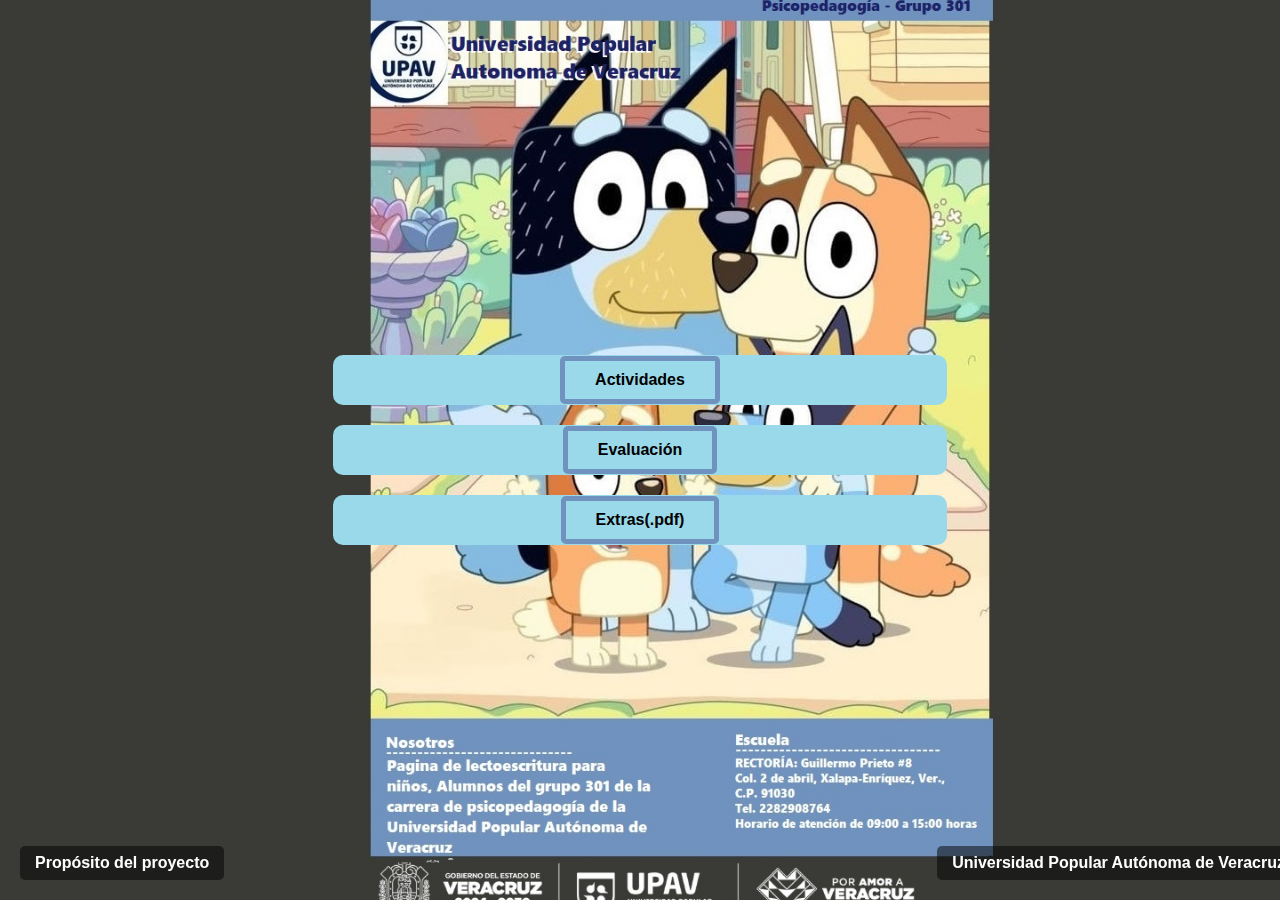
<file: index.html>
<!DOCTYPE html>
<html lang="es">
<head>
    <meta charset="UTF-8">
    <meta name="viewport" content="width=device-width, initial-scale=1.0">
    <title>Aprende Facil</title>
    <link rel="stylesheet" href="Inicio.css">
</head>
<body>
    <div class="container">
        <div class="box">
            <button class="button" onclick="handleClick('Actividades')">Actividades</button>
        </div>
        <div class="box">
            <button class="button" onclick="handleClick('Evaluación')">Evaluación</button>
        </div>
        <div class="box">
            <button class="button" onclick="handleClick('Extras')">Extras(.pdf)</button>
        </div>
    </div>

    <!-- Pie de página con los hipervínculos -->
    <div class="footer">
        <a href="Nosotros.html">Propósito del proyecto</a>
        <a href="https://upav.edu.mx/" target="_blank">Universidad Popular Autónoma de Veracruz</a>
    </div>

    <script src="Inicio.js"></script>
</body>
</html>
</file>
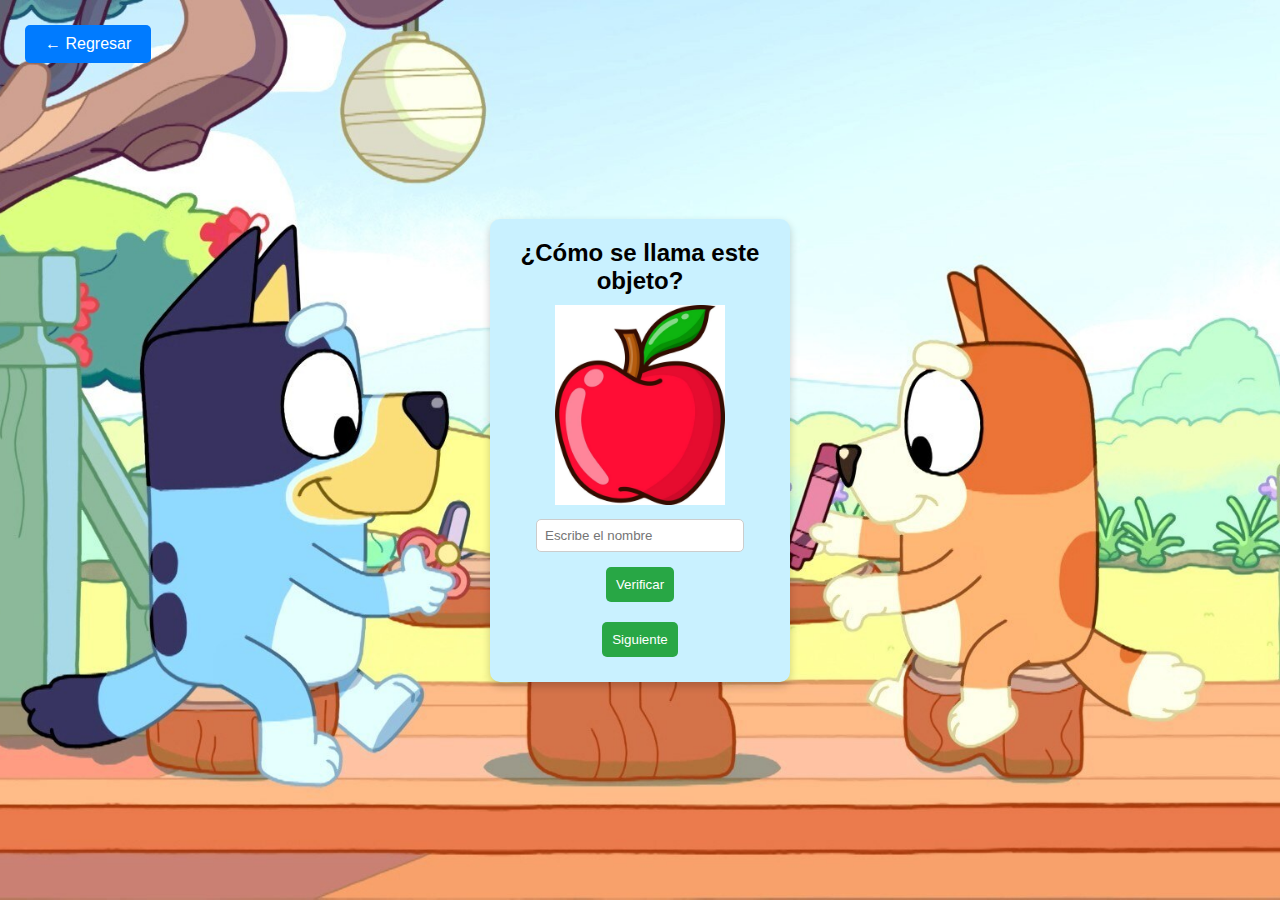
<file: Act1.html>
<!DOCTYPE html>
<html lang="es">
<head>
    <meta charset="UTF-8">
    <meta name="viewport" content="width=device-width, initial-scale=1.0">
    <title>Actividad de Lectoescritura</title>
    <link rel="stylesheet" href="Act1.css">
</head>
<body>
    <!-- Botón de regreso -->
    <a href="Actividades.html">
        <button class="btn-regreso">← Regresar</button>
    </a>
    
    <div class="container">
        <h1>¿Cómo se llama este objeto?</h1>
        <img id="imagen-objeto" src="objeto1.jpg" alt="Objeto" class="imagen">
        <input type="text" id="respuesta" placeholder="Escribe el nombre">
        <button onclick="verificarRespuesta()">Verificar</button>
        <p id="mensaje"></p>
        <button onclick="siguienteObjeto()">Siguiente</button>
    </div>
    
    <script src="Act1.js"></script>
</body>
</html>
</file>
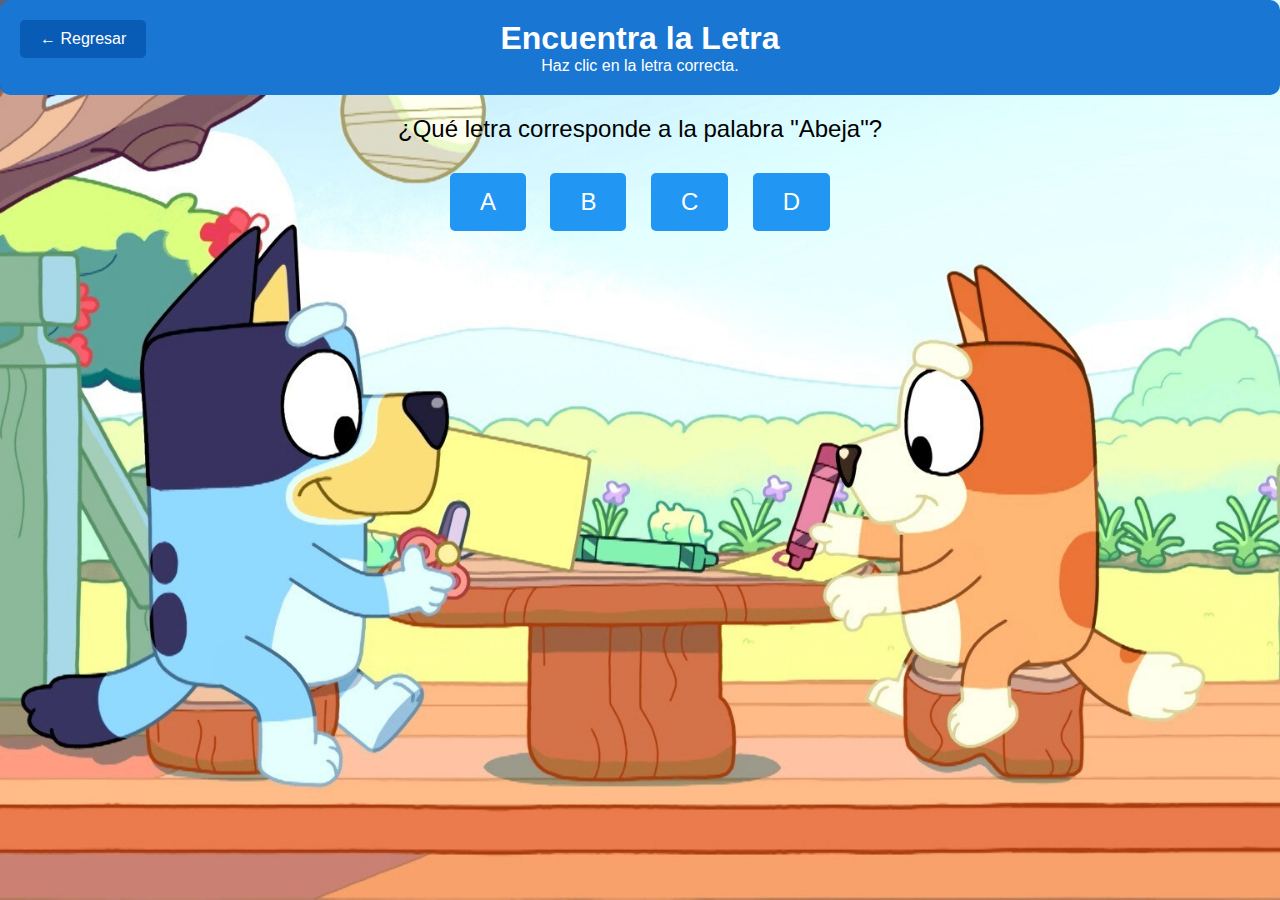
<file: Act3.html>
<!DOCTYPE html>
<html lang="es">
<head>
    <meta charset="UTF-8">
    <meta name="viewport" content="width=device-width, initial-scale=1.0">
    <title>Encuentra la Letra</title>
    <link rel="stylesheet" href="Act3.css">
</head>
<body>
    <!-- Botón de regreso -->
    <a href="Actividades.html">
        <button class="btn-regreso">← Regresar</button>
    </a>
    
    <header>
        <h1>Encuentra la Letra</h1>
        <p>Haz clic en la letra correcta.</p>
    </header>
    
    <main>
        <p id="word-display">¿Qué letra corresponde a la palabra "<span id="word"></span>"?</p>
        
        <div class="letter-options">
            <button onclick="checkAnswer(0)">A</button>
            <button onclick="checkAnswer(1)">B</button>
            <button onclick="checkAnswer(2)">C</button>
            <button onclick="checkAnswer(3)">D</button>
        </div>

        <p id="feedback"></p>

        <button id="next-button" onclick="nextWord()">Siguiente</button>
    </main>

    <script src="Act3.js"></script>
</body>
</html>
</file>
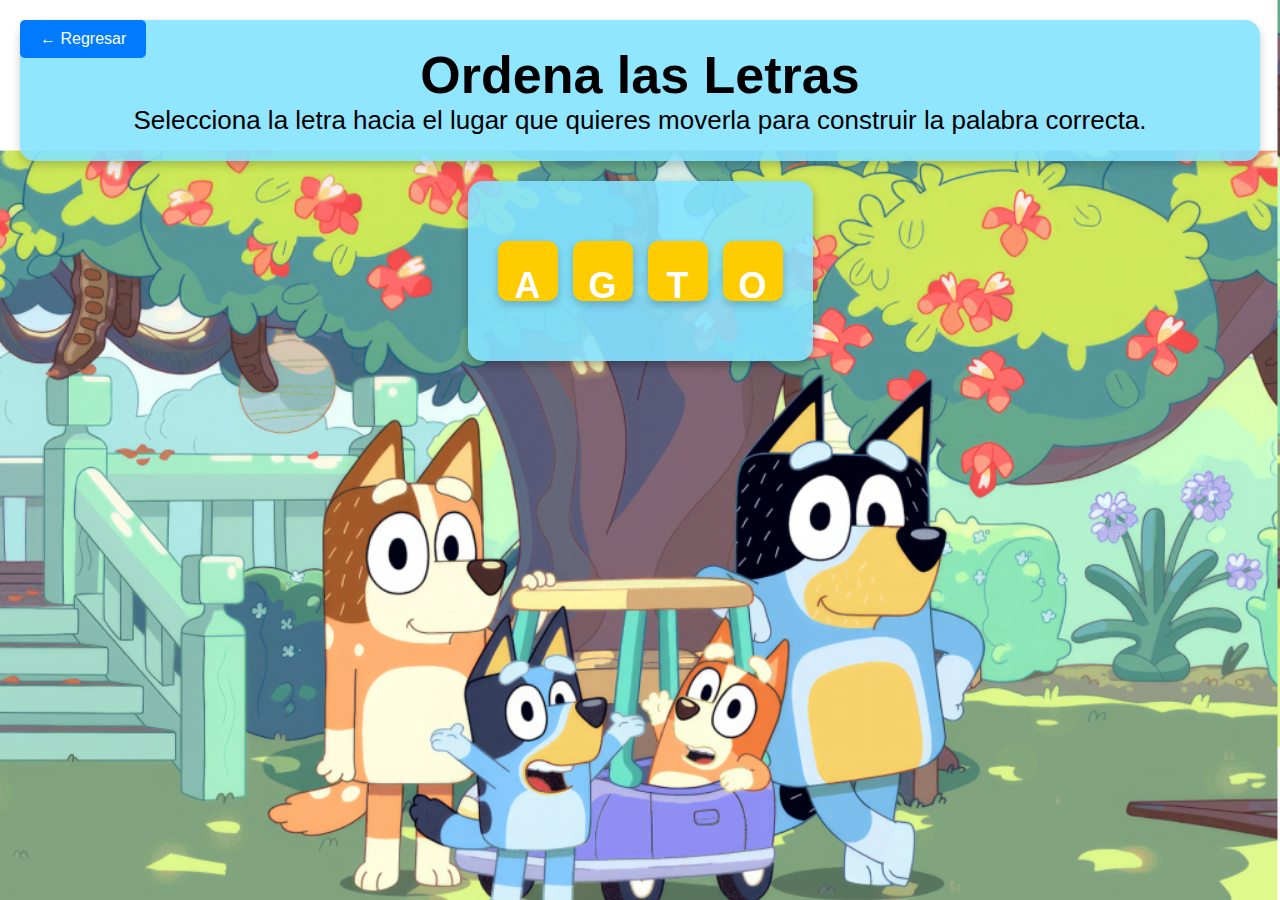
<file: Act4.html>
<!DOCTYPE html>
<html lang="es">
<head>
    <meta charset="UTF-8">
    <meta name="viewport" content="width=device-width, initial-scale=1.0">
    <title>Ordena las Letras</title>
    <link rel="stylesheet" href="Act4.css">
</head>
<body>
    <!-- Botón de regreso -->
    <a href="Actividades.html">
        <button class="btn-regreso">← Regresar</button>
    </a>
    
    <header>
        <h1>Ordena las Letras</h1>
        <p>Selecciona la letra hacia el lugar que quieres moverla para construir la palabra correcta.</p>
    </header>

    <main>
        <div id="palabra-container" class="palabra-container"></div>
        <p id="mensaje"></p>
        <button id="siguiente" style="display: none;">Siguiente</button>
    </main>

    <script src="Act4.js"></script>
</body>
</html>
</file>
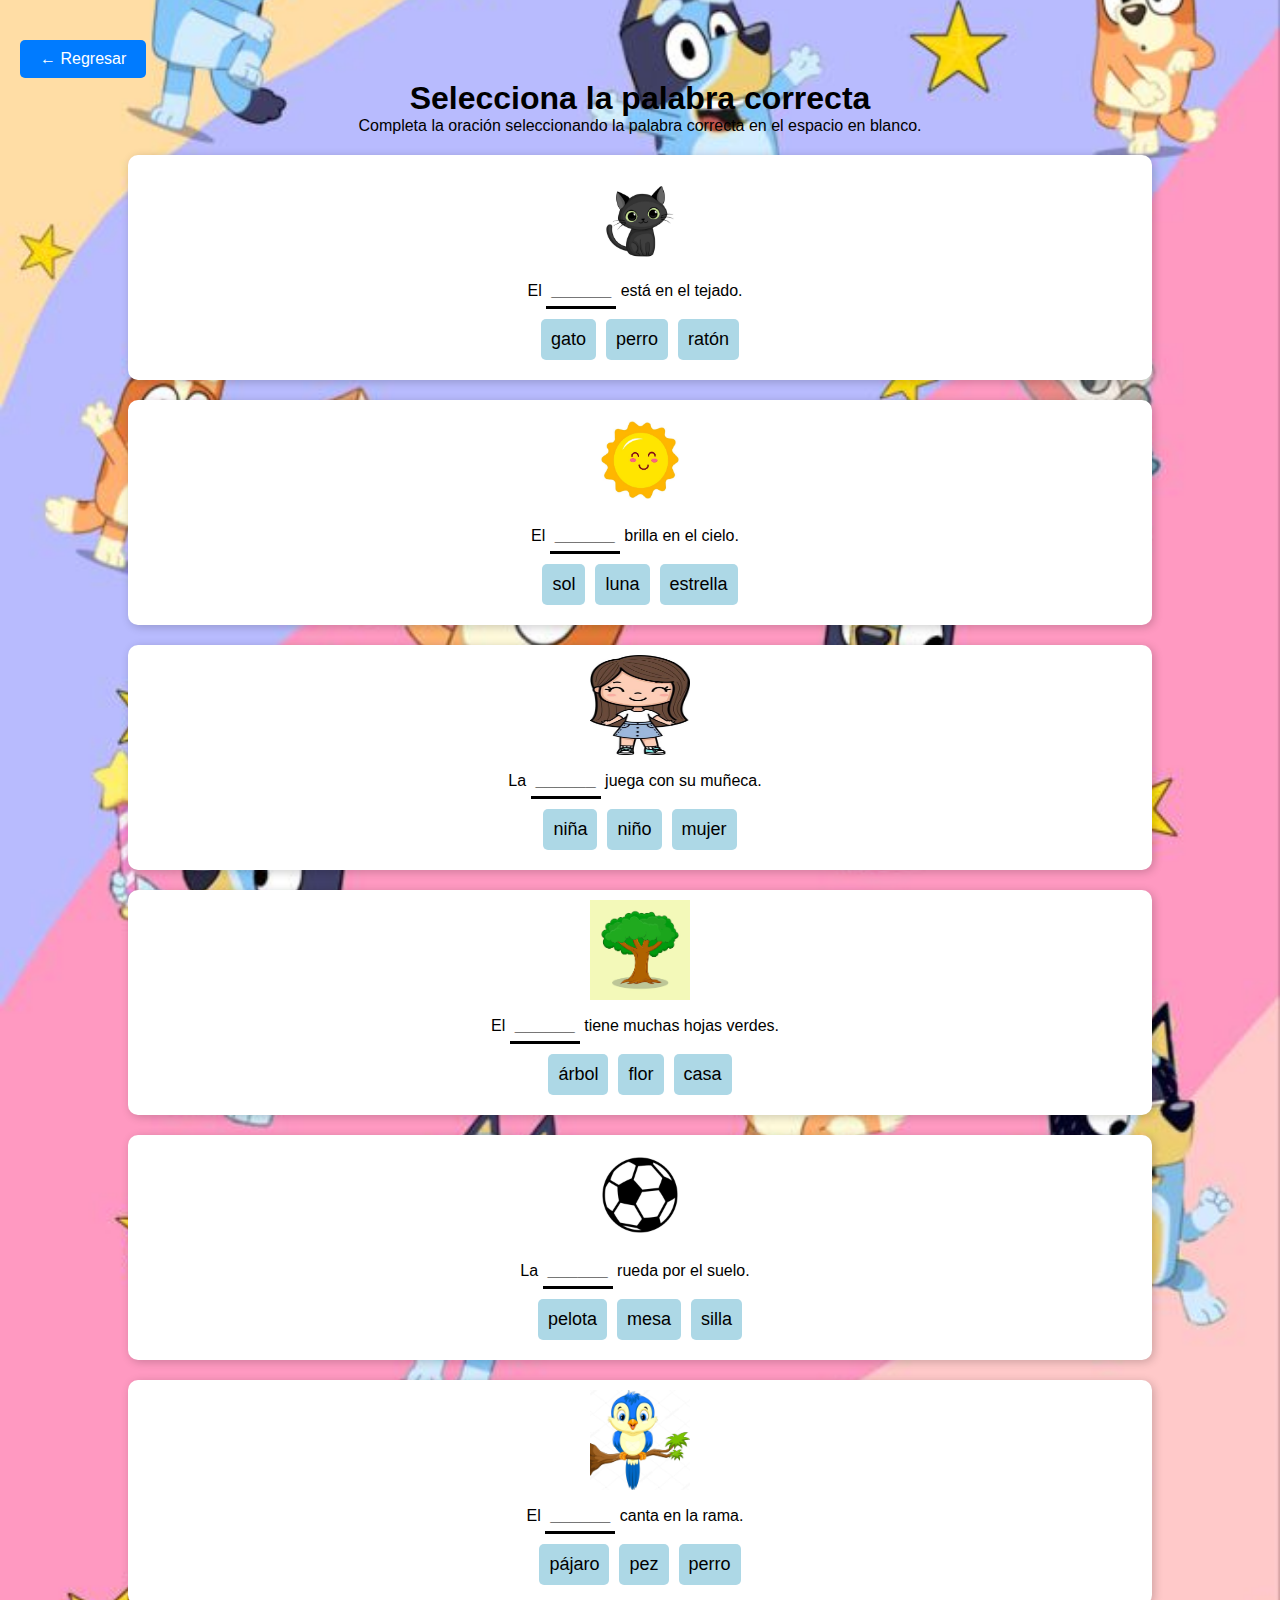
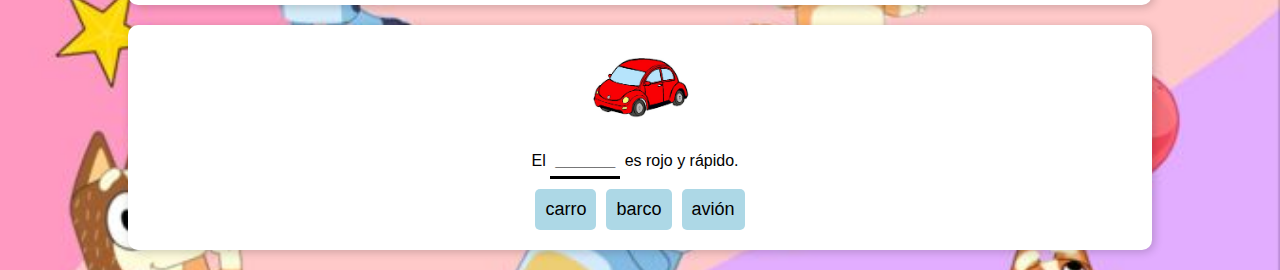
<file: Act5.html>
<!DOCTYPE html>
<html lang="es">
<head>
    <meta charset="UTF-8">
    <meta name="viewport" content="width=device-width, initial-scale=1.0">
    <title>Completa la oración</title>
    <link rel="stylesheet" href="Act5.css">
</head>
<body>
    <!-- Botón de regreso -->
    <a href="Actividades.html">
        <button class="btn-regreso">← Regresar</button>
    </a>

    <div class="container">
        <h1>Selecciona la palabra correcta</h1>
        <p>Completa la oración seleccionando la palabra correcta en el espacio en blanco.</p>

        <div class="exercise">
            <img src="img/gato.jpg" alt="Gato" class="image">
            <p>El <span class="dropzone" data-word="gato">______</span> está en el tejado. <span class="feedback"></span></p>
            <div class="options">
                <div class="draggable" id="gato">gato</div>
                <div class="draggable" id="perro">perro</div>
                <div class="draggable" id="ratón">ratón</div>
            </div>
        </div>

        <div class="exercise">
            <img src="img/sol.jpg" alt="Sol" class="image">
            <p>El <span class="dropzone" data-word="sol">______</span> brilla en el cielo. <span class="feedback"></span></p>
            <div class="options">
                <div class="draggable" id="sol">sol</div>
                <div class="draggable" id="luna">luna</div>
                <div class="draggable" id="estrella">estrella</div>
            </div>
        </div>

        <div class="exercise">
            <img src="img/niña.jpg" alt="Niña" class="image">
            <p>La <span class="dropzone" data-word="niña">______</span> juega con su muñeca. <span class="feedback"></span></p>
            <div class="options">
                <div class="draggable" id="niña">niña</div>
                <div class="draggable" id="niño">niño</div>
                <div class="draggable" id="mujer">mujer</div>
            </div>
        </div>

        <div class="exercise">
            <img src="img/arbol.jpg" alt="Árbol" class="image">
            <p>El <span class="dropzone" data-word="árbol">______</span> tiene muchas hojas verdes. <span class="feedback"></span></p>
            <div class="options">
                <div class="draggable" id="árbol">árbol</div>
                <div class="draggable" id="flor">flor</div>
                <div class="draggable" id="casa">casa</div>
            </div>
        </div>

        <div class="exercise">
            <img src="img/pelota.jpg" alt="Pelota" class="image">
            <p>La <span class="dropzone" data-word="pelota">______</span> rueda por el suelo. <span class="feedback"></span></p>
            <div class="options">
                <div class="draggable" id="pelota">pelota</div>
                <div class="draggable" id="mesa">mesa</div>
                <div class="draggable" id="silla">silla</div>
            </div>
        </div>

        <div class="exercise">
            <img src="img/pajaro.jpg" alt="Pájaro" class="image">
            <p>El <span class="dropzone" data-word="pájaro">______</span> canta en la rama. <span class="feedback"></span></p>
            <div class="options">
                <div class="draggable" id="pájaro">pájaro</div>
                <div class="draggable" id="pez">pez</div>
                <div class="draggable" id="perro">perro</div>
            </div>
        </div>

        <div class="exercise">
            <img src="img/carro.jpg" alt="Carro" class="image">
            <p>El <span class="dropzone" data-word="carro">______</span> es rojo y rápido. <span class="feedback"></span></p>
            <div class="options">
                <div class="draggable" id="carro">carro</div>
                <div class="draggable" id="barco">barco</div>
                <div class="draggable" id="avión">avión</div>
            </div>
        </div>

    </div>

    <script src="Act5.js"></script>
</body>
</html>
</file>
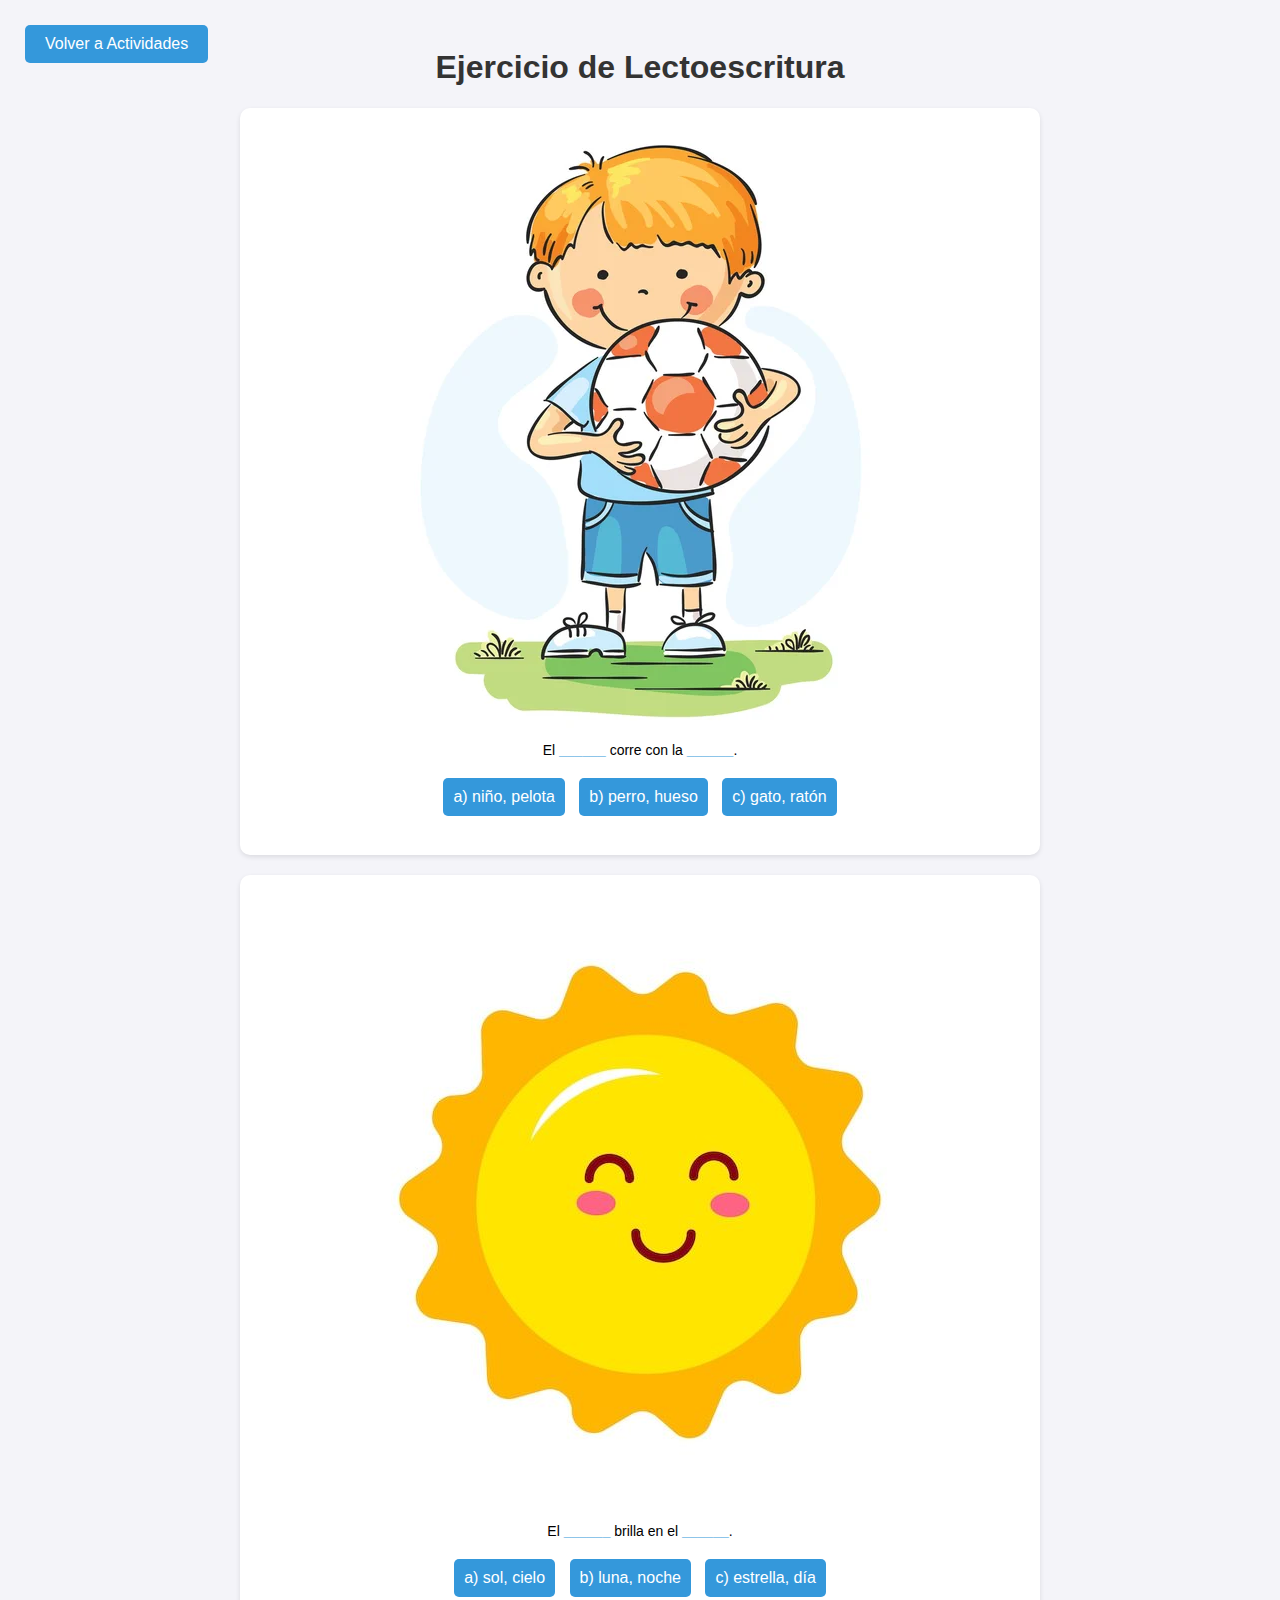
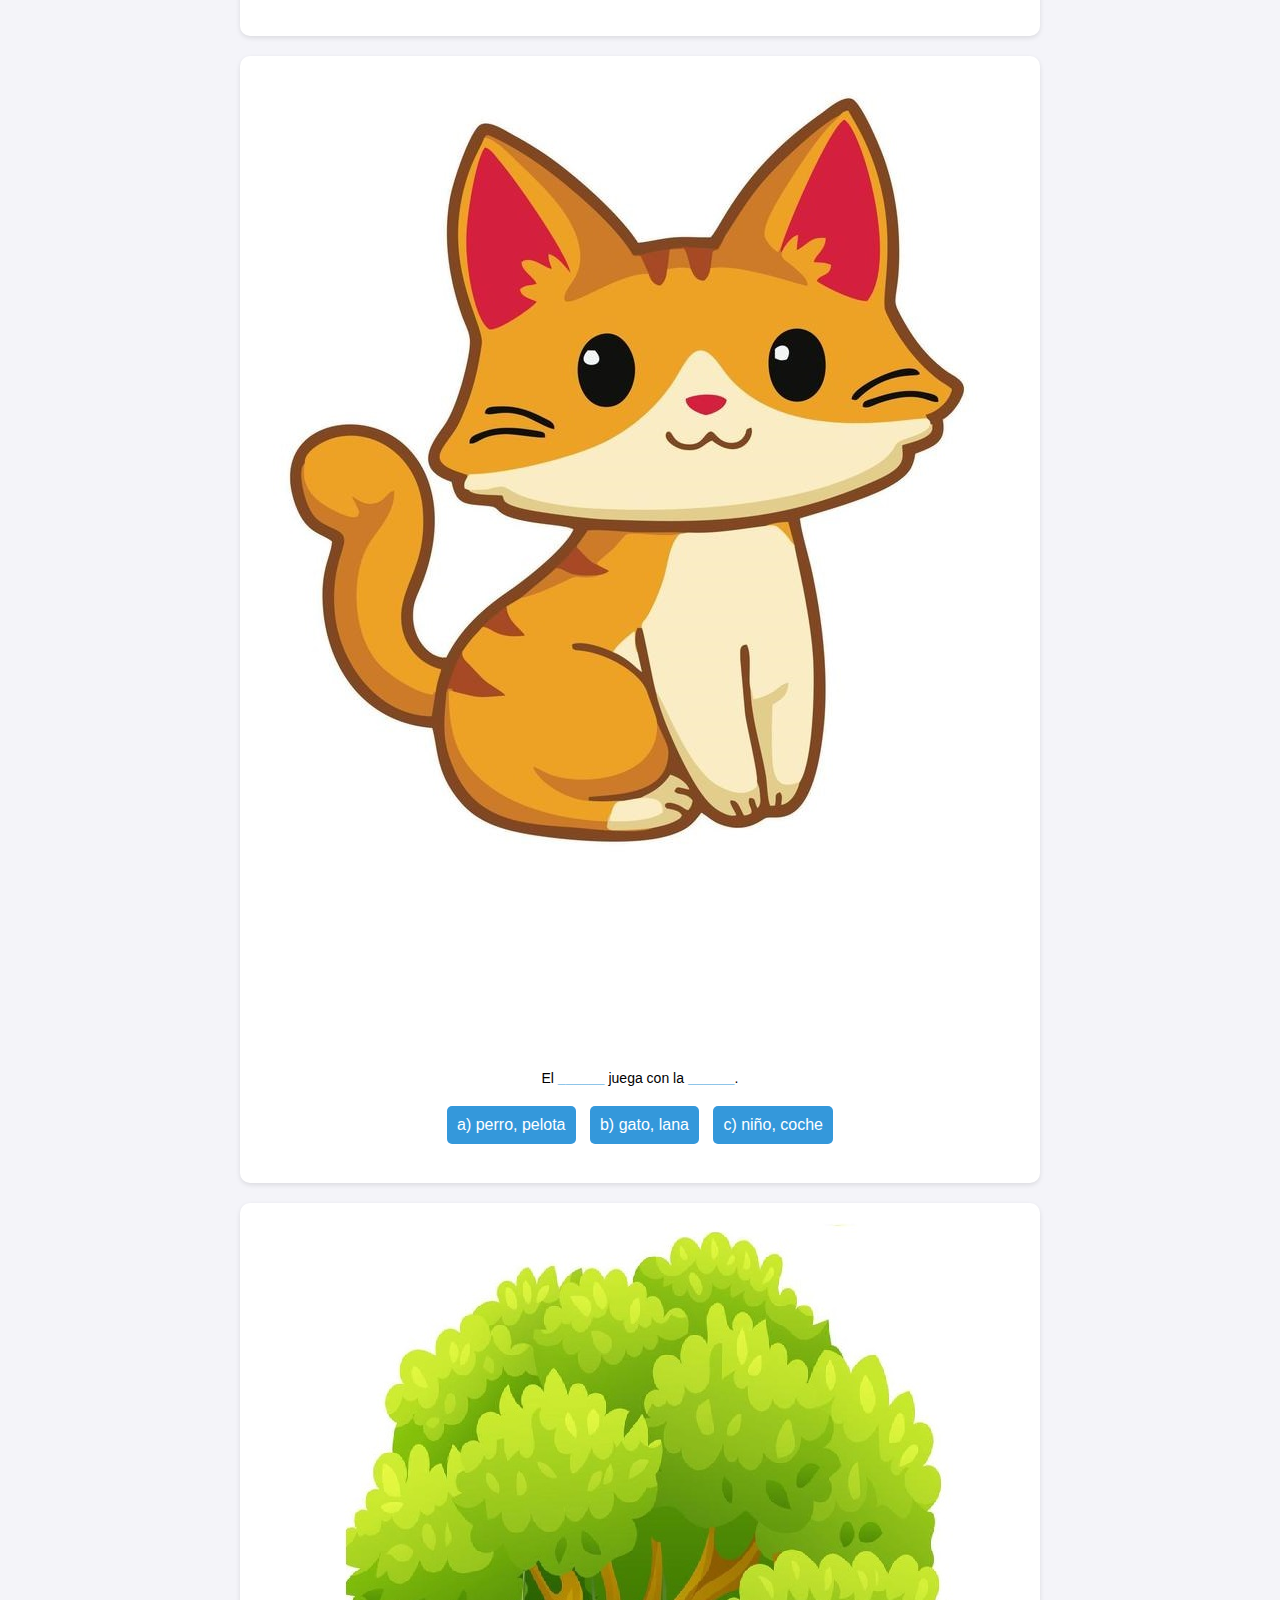
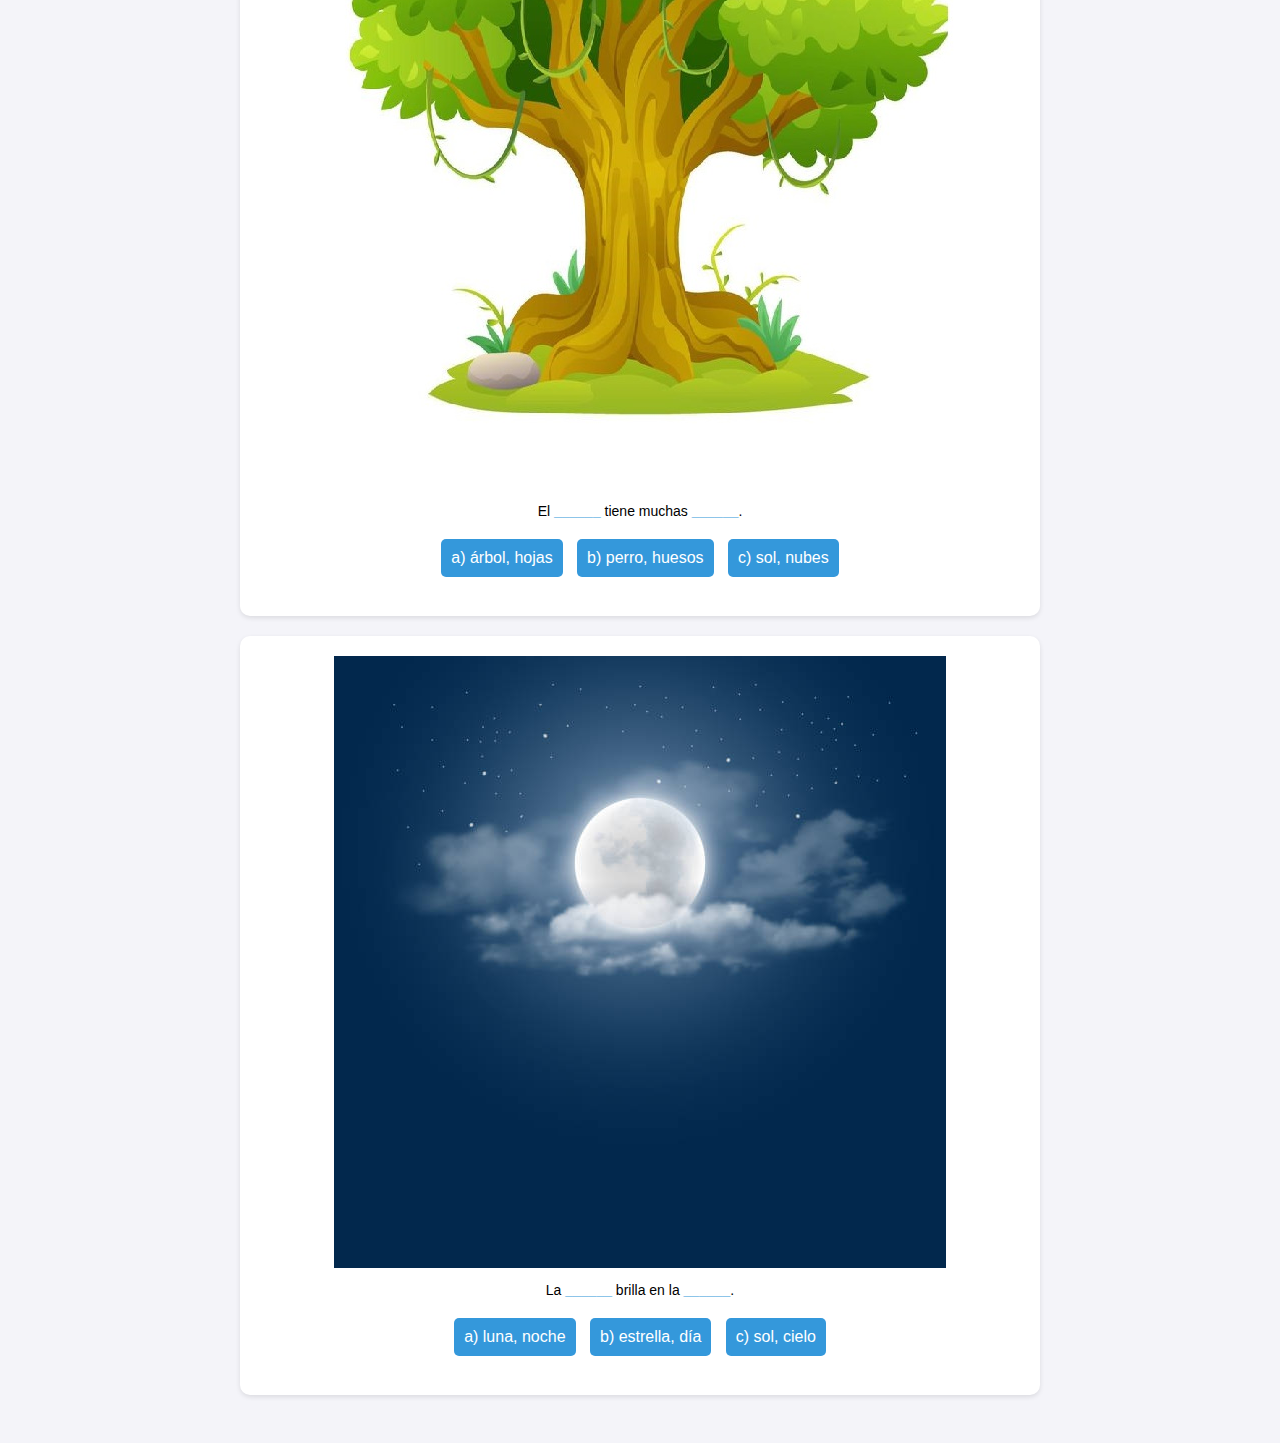
<file: Act6.html>
<!DOCTYPE html>
<html lang="es">
<head>
  <meta charset="UTF-8">
  <meta name="viewport" content="width=device-width, initial-scale=1.0">
  <title>Ejercicio de Lectoescritura</title>
  <link rel="stylesheet" href="Act6.css">
</head>
<body>
  <!-- Botón para volver a la página Actividades.html -->
  <a href="Actividades.html">
    <button class="back-button">Volver a Actividades</button>
  </a>

  <div class="container">
    <h1>Ejercicio de Lectoescritura</h1>

    <!-- Oración 1 -->
    <div class="exercise">
      <div class="question">
        <img src="images/n1.jpg" alt="Niño jugando con pelota">
        <p>El <span class="blank" id="blank1">______</span> corre con la <span class="blank" id="blank2">______</span>.</p>
      </div>
      <div class="options">
        <button onclick="checkAnswer(1, 'a')">a) niño, pelota</button>
        <button onclick="checkAnswer(1, 'b')">b) perro, hueso</button>
        <button onclick="checkAnswer(1, 'c')">c) gato, ratón</button>
        <p id="feedback1"></p>
      </div>
    </div>
  
    <!-- Oración 2 -->
    <div class="exercise">
      <div class="question">
        <img src="images/n2.jpg" alt="Sol brillando en el cielo">
        <p>El <span class="blank" id="blank3">______</span> brilla en el <span class="blank" id="blank4">______</span>.</p>
      </div>
      <div class="options">
        <button onclick="checkAnswer(2, 'a')">a) sol, cielo</button>
        <button onclick="checkAnswer(2, 'b')">b) luna, noche</button>
        <button onclick="checkAnswer(2, 'c')">c) estrella, día</button>
        <p id="feedback2"></p>
      </div>
    </div>
  
    <!-- Oración 3 -->
    <div class="exercise">
      <div class="question">
        <img src="images/n3.jpg" alt="Gato jugando con lana">
        <p>El <span class="blank" id="blank5">______</span> juega con la <span class="blank" id="blank6">______</span>.</p>
      </div>
      <div class="options">
        <button onclick="checkAnswer(3, 'a')">a) perro, pelota</button>
        <button onclick="checkAnswer(3, 'b')">b) gato, lana</button>
        <button onclick="checkAnswer(3, 'c')">c) niño, coche</button>
        <p id="feedback3"></p>
      </div>
    </div>
  
    <!-- Oración 4 -->
    <div class="exercise">
      <div class="question">
        <img src="images/n4.jpg" alt="Árbol con hojas">
        <p>El <span class="blank" id="blank7">______</span> tiene muchas <span class="blank" id="blank8">______</span>.</p>
      </div>
      <div class="options">
        <button onclick="checkAnswer(4, 'a')">a) árbol, hojas</button>
        <button onclick="checkAnswer(4, 'b')">b) perro, huesos</button>
        <button onclick="checkAnswer(4, 'c')">c) sol, nubes</button>
        <p id="feedback4"></p>
      </div>
    </div>
  
    <!-- Oración 5 -->
    <div class="exercise">
      <div class="question">
        <img src="images/n5.jpg" alt="Luna en la noche">
        <p>La <span class="blank" id="blank9">______</span> brilla en la <span class="blank" id="blank10">______</span>.</p>
      </div>
      <div class="options">
        <button onclick="checkAnswer(5, 'a')">a) luna, noche</button>
        <button onclick="checkAnswer(5, 'b')">b) estrella, día</button>
        <button onclick="checkAnswer(5, 'c')">c) sol, cielo</button>
        <p id="feedback5"></p>
      </div>
    </div>
  </div>

  <script src="Act6.js"></script>
</body>
</html>
</file>
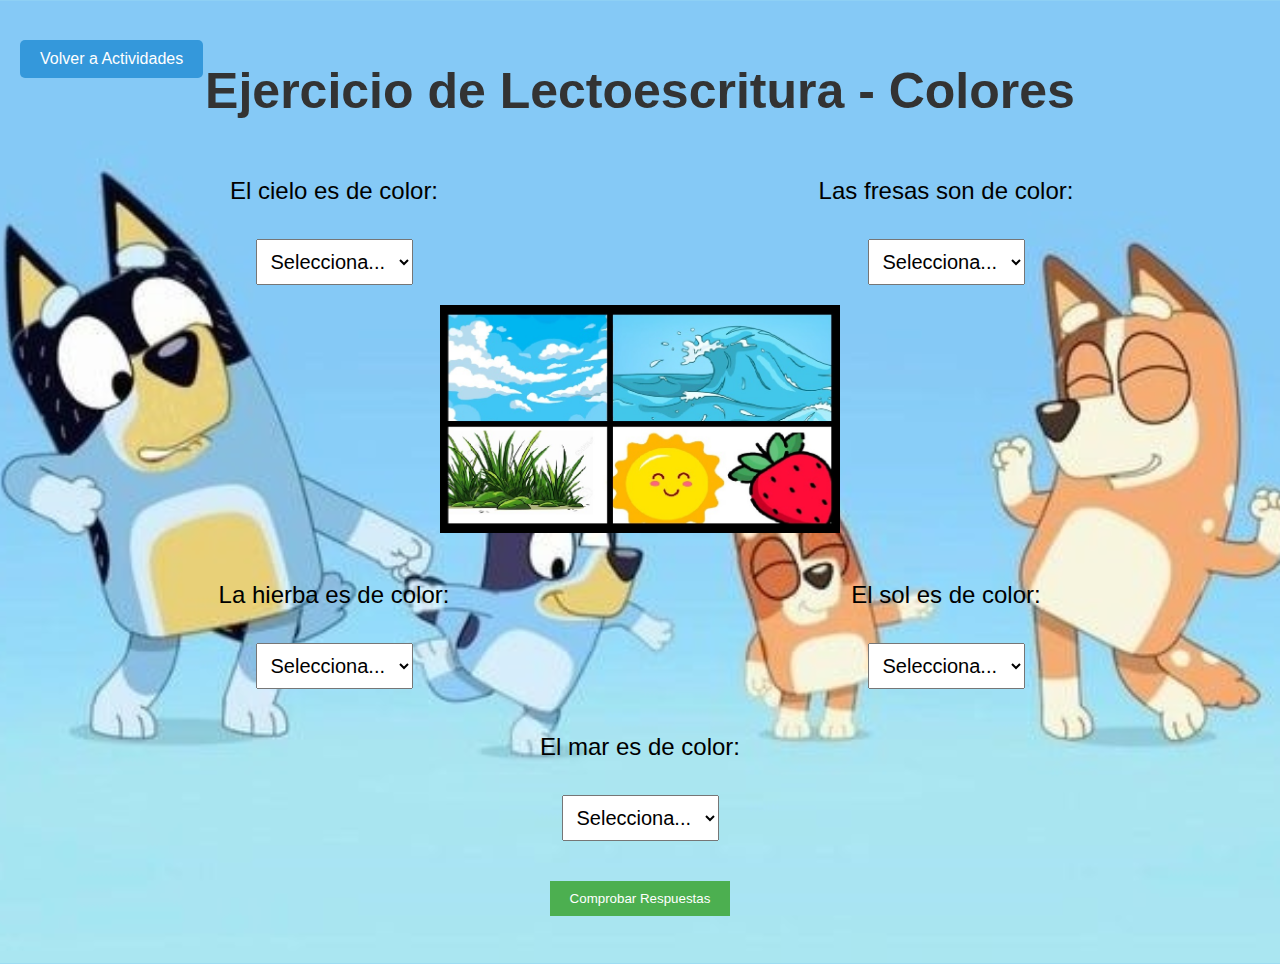
<file: Act7.html>
<!DOCTYPE html>
<html lang="es">
<head>
    <meta charset="UTF-8">
    <meta name="viewport" content="width=device-width, initial-scale=1.0">
    <title>Ejercicio de Lectoescritura - Colores</title>
    <link rel="stylesheet" href="Act7.css">
</head>
<body>
    <!-- Botón para volver a la página Actividades.html -->
    <a href="Actividades.html">
        <button class="back-button">Volver a Actividades</button>
    </a>

    <h1>Ejercicio de Lectoescritura - Colores</h1>

    <!-- Contenedor para las preguntas y la imagen centrada -->
    <div class="exercise">
        <div class="columns">
            <div class="column">
                <p>El cielo es de color:</p>
                <select id="answer1">
                    <option value="">Selecciona...</option>
                    <option value="blue">Azul</option>
                    <option value="red">Rojo</option>
                    <option value="green">Verde</option>
                </select>
            </div>

            <div class="column">
                <p>Las fresas son de color:</p>
                <select id="answer2">
                    <option value="">Selecciona...</option>
                    <option value="red">Rojo</option>
                    <option value="yellow">Amarillo</option>
                    <option value="green">Verde</option>
                </select>
            </div>
        </div>

        <!-- Imagen centrada entre las respuestas -->
        <div class="image-container">
            <img src="varios.jpg" alt="Colores" class="center-image">
        </div>

        <div class="columns">
            <div class="column">
                <p>La hierba es de color:</p>
                <select id="answer3">
                    <option value="">Selecciona...</option>
                    <option value="green">Verde</option>
                    <option value="blue">Azul</option>
                    <option value="red">Rojo</option>
                </select>
            </div>

            <div class="column">
                <p>El sol es de color:</p>
                <select id="answer4">
                    <option value="">Selecciona...</option>
                    <option value="yellow">Amarillo</option>
                    <option value="orange">Naranja</option>
                    <option value="purple">Morado</option>
                </select>
            </div>
        </div>

        <div class="columns">
            <div class="column">
                <p>El mar es de color:</p>
                <select id="answer5">
                    <option value="">Selecciona...</option>
                    <option value="blue">Azul</option>
                    <option value="pink">Rosa</option>
                    <option value="black">Negro</option>
                </select>
            </div>
        </div>

        <button onclick="checkAnswers()">Comprobar Respuestas</button>
        <div id="result"></div>
    </div>

    <script src="Act7.js"></script>
</body>
</html>
</file>
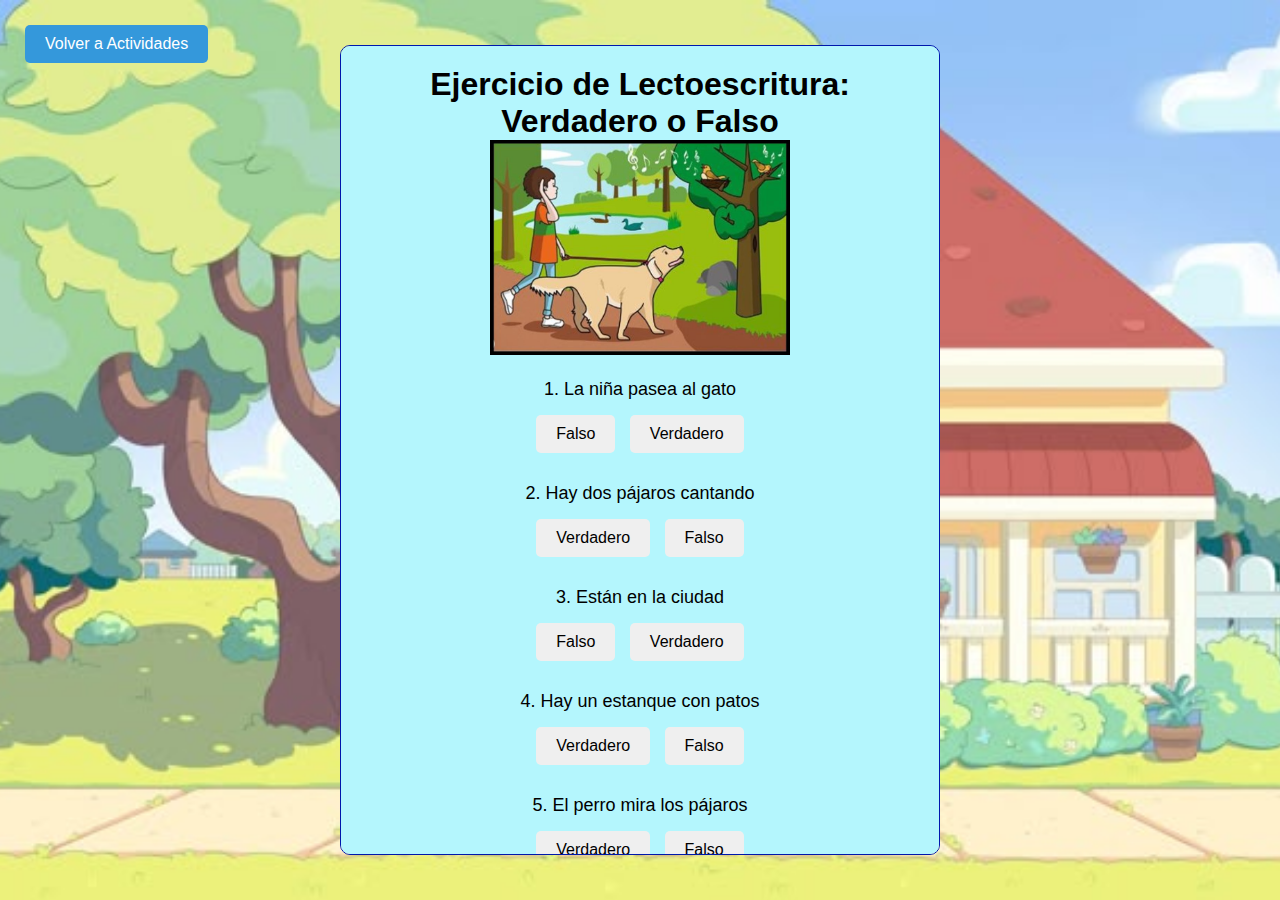
<file: Act8.html>
<!DOCTYPE html>
<html lang="es">
<head>
    <meta charset="UTF-8">
    <meta name="viewport" content="width=device-width, initial-scale=1.0">
    <title>Ejercicio de Lectoescritura</title>
    <link rel="stylesheet" href="Act8.css">
</head>
<body>
    <!-- Botón para volver a la página Actividades.html -->
    <a href="Actividades.html">
        <button class="back-button">Volver a Actividades</button>
    </a>

    <div class="container">
        <h1>Ejercicio de Lectoescritura: Verdadero o Falso</h1>
        <img src="parque.jpg" alt="Parque" class="image">
        
        <div class="questions">
            <div class="question">
                <p>1. La niña pasea al gato</p>
                <button onclick="checkAnswer(0, false)">Falso</button>
                <button onclick="checkAnswer(0, true)">Verdadero</button>
                <p class="result" id="result0"></p>
            </div>

            <div class="question">
                <p>2. Hay dos pájaros cantando</p>
                <button onclick="checkAnswer(1, true)">Verdadero</button>
                <button onclick="checkAnswer(1, false)">Falso</button>
                <p class="result" id="result1"></p>
            </div>

            <div class="question">
                <p>3. Están en la ciudad</p>
                <button onclick="checkAnswer(2, false)">Falso</button>
                <button onclick="checkAnswer(2, true)">Verdadero</button>
                <p class="result" id="result2"></p>
            </div>

            <div class="question">
                <p>4. Hay un estanque con patos</p>
                <button onclick="checkAnswer(3, true)">Verdadero</button>
                <button onclick="checkAnswer(3, false)">Falso</button>
                <p class="result" id="result3"></p>
            </div>

            <div class="question">
                <p>5. El perro mira los pájaros</p>
                <button onclick="checkAnswer(4, true)">Verdadero</button>
                <button onclick="checkAnswer(4, false)">Falso</button>
                <p class="result" id="result4"></p>
            </div>

            <div class="question">
                <p>6. El niño lleva gafas</p>
                <button onclick="checkAnswer(5, false)">Falso</button>
                <button onclick="checkAnswer(5, true)">Verdadero</button>
                <p class="result" id="result5"></p>
            </div>

            <div class="question">
                <p>7. Hay 4 perros en el parque</p>
                <button onclick="checkAnswer(6, false)">Falso</button>
                <button onclick="checkAnswer(6, true)">Verdadero</button>
                <p class="result" id="result6"></p>
            </div>

            <div class="question">
                <p>8. Niños juegan en el tobogán</p>
                <button onclick="checkAnswer(7, false)">Falso</button>
                <button onclick="checkAnswer(7, true)">Verdadero</button>
                <p class="result" id="result7"></p>
            </div>

            <div class="question">
                <p>9. Está lloviendo</p>
                <button onclick="checkAnswer(8, false)">Falso</button>
                <button onclick="checkAnswer(8, true)">Verdadero</button>
                <p class="result" id="result8"></p>
            </div>

            <div class="question">
                <p>10. Hay coches</p>
                <button onclick="checkAnswer(9, false)">Falso</button>
                <button onclick="checkAnswer(9, true)">Verdadero</button>
                <p class="result" id="result9"></p>
            </div>
        </div>
    </div>

    <script src="Act8.js"></script>
</body>
</html>
</file>
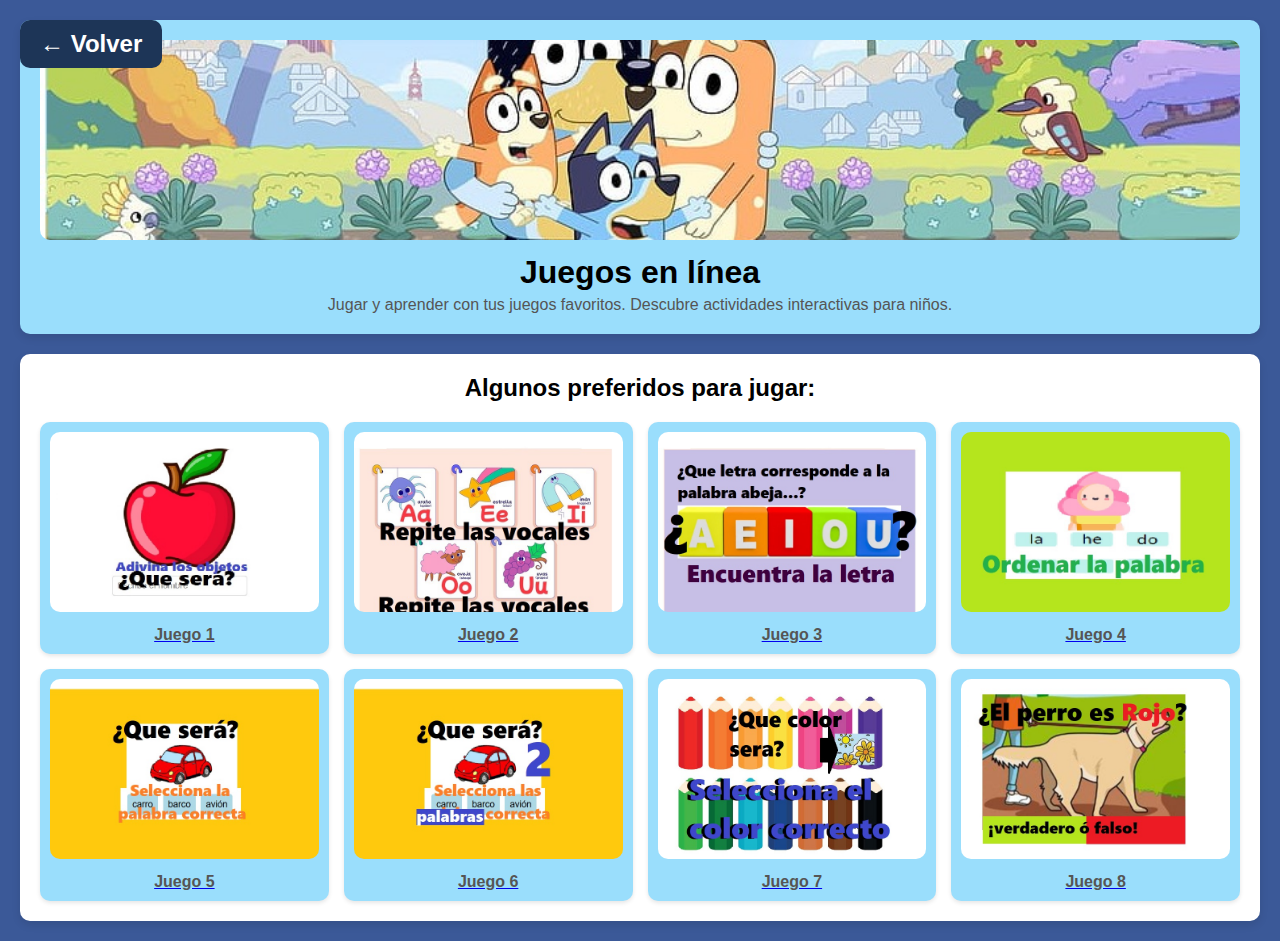
<file: Actividades.html>
<!DOCTYPE html>
<html lang="es">
<head>
    <meta charset="UTF-8">
    <meta name="viewport" content="width=device-width, initial-scale=1.0">
    <title>Juegos en Línea</title>
    <link rel="stylesheet" href="Actividades.css">
</head>
<body>
    <a href="index.html" class="back-arrow">&#8592; Volver</a>

    <header>
        <img src="bluey.jpg" alt="Juegos en Línea">
        <h1>Juegos en línea</h1>
        <p>Jugar y aprender con tus juegos favoritos. Descubre actividades interactivas para niños.</p>
    </header>

    <main>
        <h2>Algunos preferidos para jugar:</h2>
        <div class="games-grid">
            <!-- Se generan las tarjetas de juego -->
            <script>
                const juegos = [
                    { nombre: "Juego 1", imagen: "1.jpg", enlace: "Act1.html" },
                    { nombre: "Juego 2", imagen: "2.jpg", enlace: "Act2.html" },
                    { nombre: "Juego 3", imagen: "3.jpg", enlace: "Act3.html" },
                    { nombre: "Juego 4", imagen: "4.jpg", enlace: "Act4.html" },
                    { nombre: "Juego 5", imagen: "5.jpg", enlace: "Act5.html" },
                    { nombre: "Juego 6", imagen: "6.jpg", enlace: "Act6.html" },
                    { nombre: "Juego 7", imagen: "7.jpg", enlace: "Act7.html" },
                    { nombre: "Juego 8", imagen: "8.jpg", enlace: "Act8.html" }
                ];


                

                juegos.forEach(juego => {
                    document.write(`
                        <div class="game-card">
                            <a href="${juego.enlace}">
                                <img src="${juego.imagen}" alt="${juego.nombre}">
                                <p>${juego.nombre}</p>
                            </a>
                        </div>
                    `);
                });
            </script>
        </div>
    </main>
    
    <script src="Actividades.js"></script>
</body>
</html>
</file>
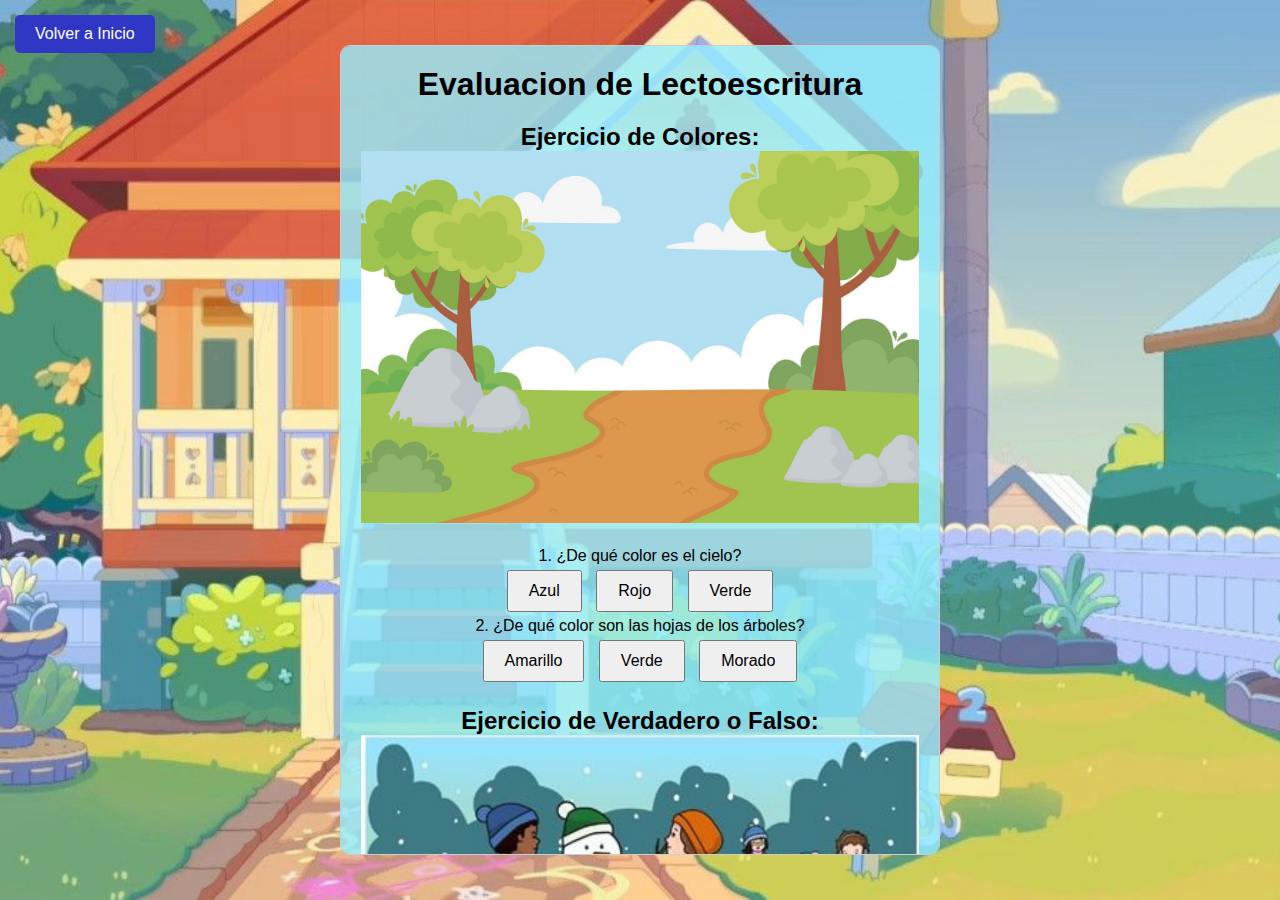
<file: Evaluacion.html>
<!DOCTYPE html>
<html lang="es">
<head>
    <meta charset="UTF-8">
    <meta name="viewport" content="width=device-width, initial-scale=1.0">
    <title>Ejercicio de Lectoescritura</title>
    <link rel="stylesheet" href="Evaluacion.css">
</head>
<body>
    <!-- Botón para volver a la página de inicio -->
    <button onclick="window.location.href='index.html';" style="position: fixed; top: 10px; left: 10px; padding: 10px 20px; background-color: #2f37c4; color: white; border: none; border-radius: 5px; cursor: pointer;">
        Volver a Inicio
    </button>

    <div class="container">
        <h1>Evaluacion de Lectoescritura</h1>

        <!-- Ejercicio de colores -->
        <h2>Ejercicio de Colores:</h2>
        
        <!-- Imagen relacionada con los colores -->
        <img src="colores.jpg" alt="Imagen de colores" style="max-width: 100%; height: auto; margin-bottom: 20px;">
        
        <div class="colores">
            <div class="question0">
                <p>1. ¿De qué color es el cielo?</p>
                <button onclick="saveColor('azul', 0)">Azul</button>
                <button onclick="saveColor('rojo', 0)">Rojo</button>
                <button onclick="saveColor('verde', 0)">Verde</button>
            </div>

            <div class="question1">
                <p>2. ¿De qué color son las hojas de los árboles?</p>
                <button onclick="saveColor('amarillo', 1)">Amarillo</button>
                <button onclick="saveColor('verde', 1)">Verde</button>
                <button onclick="saveColor('morado', 1)">Morado</button>
            </div>
        </div>

        <!-- Ejercicio de verdadero o falso -->
        <h2>Ejercicio de Verdadero o Falso:</h2>
        
        <!-- Imagen relacionada con verdadero o falso -->
        <img src="nieve.jpg" alt="Imagen de verdadero o falso" style="max-width: 100%; height: auto; margin-bottom: 20px;">
        
        <div class="questions">
            <div class="question question0">
                <p>1. Hay un muñeco de nieve</p>
                <button onclick="saveAnswer(0, true)">Verdadero</button>
                <button onclick="saveAnswer(0, false)">Falso</button>
            </div>
            <div class="question question1">
                <p>2. Es primavera</p>
                <button onclick="saveAnswer(1, false)">Falso</button>
                <button onclick="saveAnswer(1, true)">Verdadero</button>
            </div>
            <div class="question question2">
                <p>3. Está nevando</p>
                <button onclick="saveAnswer(2, true)">Verdadero</button>
                <button onclick="saveAnswer(2, false)">Falso</button>
            </div>
            <div class="question question3">
                <p>4. El perro tiene el collar rojo</p>
                <button onclick="saveAnswer(3, true)">Verdadero</button>
                <button onclick="saveAnswer(3, false)">Falso</button>
            </div>
            <div class="question question4">
                <p>5. Todos los niños llevan gorro</p>
                <button onclick="saveAnswer(4, false)">Falso</button>
                <button onclick="saveAnswer(4, true)">Verdadero</button>
            </div>
            <div class="question question5">
                <p>6. Hay 2 bancas</p>
                <button onclick="saveAnswer(5, true)">Verdadero</button>
                <button onclick="saveAnswer(5, false)">Falso</button>
            </div>
            <div class="question question6">
                <p>7. Todos los niños están sentados</p>
                <button onclick="saveAnswer(6, false)">Falso</button>
                <button onclick="saveAnswer(6, true)">Verdadero</button>
            </div>
            <div class="question question7">
                <p>8. Hace mucho calor</p>
                <button onclick="saveAnswer(7, false)">Falso</button>
                <button onclick="saveAnswer(7, true)">Verdadero</button>
            </div>
            <div class="question question8">
                <p>9. El muñeco de nieve lleva un gorro</p>
                <button onclick="saveAnswer(8, true)">Verdadero</button>
                <button onclick="saveAnswer(8, false)">Falso</button>
            </div>
            <div class="question question9">
                <p>10. Una niña lleva gafas</p>
                <button onclick="saveAnswer(9, true)">Verdadero</button>
                <button onclick="saveAnswer(9, false)">Falso</button>
            </div>
        </div>

        <!-- Ejercicio de completar oraciones -->
        <h2>Ejercicio de Completar Oraciones:</h2>
        <div class="completar">
            <p>1. La ______ brilla en el cielo.</p>
            <select id="oracion1">
                <option value="luna">Luna</option>
                <option value="sol">Sol</option>
                <option value="estrella">Estrella</option>
            </select>
            
            <p>2. El ______ está en el parque.</p>
            <select id="oracion2">
                <option value="arbol">Árbol</option>
                <option value="gaviota">Gaviota</option>
                <option value="coche">Coche</option>
            </select>

            <p>3. El ______ corre rápido.</p>
            <select id="oracion3">
                <option value="caracol">Caracol</option>
                <option value="perro">Perro</option>
                <option value="pajaro">Pájaro</option>
            </select>

            <p>4. La ______ está llena de frutas.</p>
            <select id="oracion4">
                <option value="canasta">Canasta</option>
                <option value="television">Television</option>
                <option value="playera">Playera</option>
            </select>

            <p>5. La ______ está en el jardín.</p>
            <select id="oracion5">
                <option value="flor">Flor</option>
                <option value="banco">Banco</option>
                <option value="juguete">Juguete</option>
            </select>
        </div>

        <button onclick="calificar()">Calificar</button>
        <h3 id="calificacion"></h3><br><br><br><br>
    </div>

    <script src="Evaluacion.js"></script>
</body>
</html>
</file>
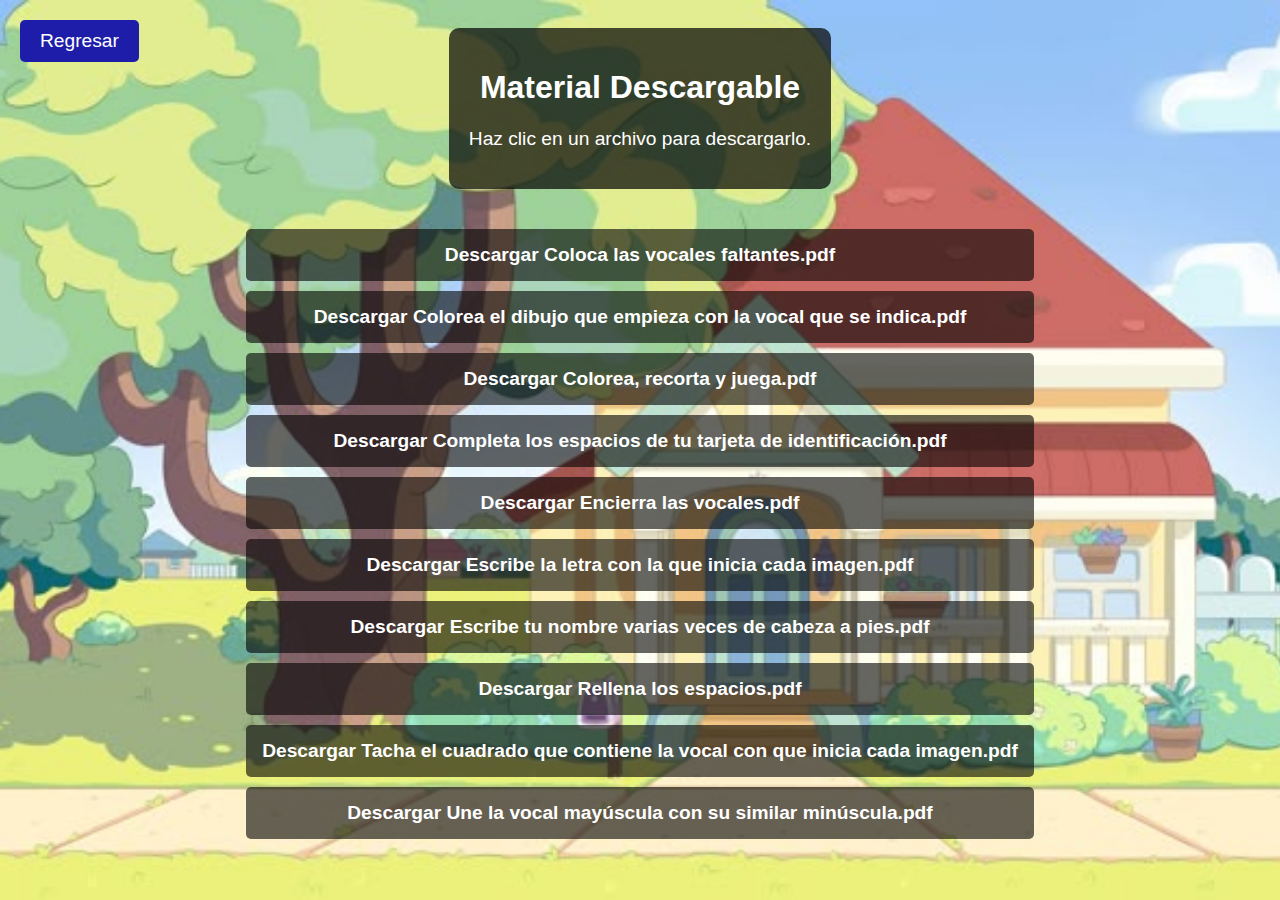
<file: Extra.html>
<!DOCTYPE html>
<html lang="es">
<head>
    <meta charset="UTF-8">
    <meta name="viewport" content="width=device-width, initial-scale=1.0">
    <title>Material Descargable</title>
    <link rel="stylesheet" href="Extra.css">
</head>
<body>
    <button id="back-button" onclick="window.location.href='index.html';">Regresar</button>

    <header>
        <h1>Material Descargable</h1>
        <p>Haz clic en un archivo para descargarlo.</p>
    </header>

    <main>
        <ul id="pdf-list"></ul>
    </main>

    <script src="Extra.js"></script>
</body>
</html>
</file>
<file: Inicio.css>
body {
    margin: 0;
    padding: 0;
    background: url('Fondo1.jpg') no-repeat center center;
    background-size: cover;
    background-attachment: fixed; /* Mantener el fondo fijo mientras se hace scroll */
    font-family: Arial, sans-serif;
}

.container {
    position: absolute; /* Mantenerlo absoluto para centrarlo en la pantalla */
    top: 50%; /* Posicionar verticalmente en el centro */
    left: 50%; /* Posicionar horizontalmente en el centro */
    transform: translate(-50%, -50%); /* Ajustar la posición para centrarlo */
    width: 80%; /* Ajustar el ancho del contenedor */
    display: flex;
    flex-direction: column;
    align-items: center;
    justify-content: center; /* Asegura que los botones estén centrados verticalmente */
}

.box {
    position: relative;
    width: 60%; /* Reducir el ancho de los botones */
    height: 50px;
    background-color: rgb(154, 217, 234);
    border: none;
    margin: 10px 0; /* Reducir el margen */
    border-radius: 10px;
    display: flex;
    align-items: center;
    justify-content: center;
}

.button { 
    position: relative;
    background-color: rgb(154, 217, 234);
    border: 5px solid rgb(112, 146, 191); /* Reducir el grosor del borde */
    padding: 10px 30px; /* Reducir el tamaño del botón */
    border-radius: 5px;
    cursor: pointer;
    font-size: 16px; /* Reducir el tamaño de la fuente */
    font-weight: bold;
    max-width: 90%; /* Limitar el tamaño máximo */
}

/* Estilos para los enlaces en el pie de página */
.footer {
    position: fixed;
    bottom: 10px;
    width: 100%;
    display: flex;
    justify-content: space-between;
    padding: 10px 20px;
}

.footer a {
    text-decoration: none;
    font-size: 16px; /* Reducir el tamaño de la fuente */
    font-weight: bold;
    color: white;
    background-color: rgba(0, 0, 0, 0.5);
    padding: 8px 15px; /* Reducir el tamaño del padding */
    border-radius: 5px;
}

.footer a:hover {
    background-color: rgba(0, 0, 0, 0.8);
}

/* Media query para pantallas pequeñas (móviles) */
@media (max-width: 768px) {
    .container {
        width: 80%; /* Aumentar el ancho de los botones en pantallas pequeñas */
        padding: 10px; /* Reducir padding en dispositivos pequeños */
    }

    .box {
        width: 80%; /* Aumentar el ancho de los botones en pantallas pequeñas */
        margin: 10px 0;
    }

    .button {
        font-size: 14px; /* Reducir el tamaño de la fuente en dispositivos pequeños */
        padding: 8px 20px; /* Ajustar el tamaño del botón */
    }

    .footer a {
        font-size: 14px; /* Reducir el tamaño de los enlaces */
        padding: 8px 12px;
    }
}
</file>
<file: Act1.css>
* {
    margin: 0;
    padding: 0;
    box-sizing: border-box;
    font-family: Arial, sans-serif;
}

body {
    display: flex;
    justify-content: center;
    align-items: center;
    height: 100vh;
    background-image: url('fondoact1.jpeg');
    background-size: cover;
    background-position: center;
    background-color: #f5f5f5;
    position: relative; /* Añadido para permitir la posición del botón */
}

.btn-regreso {
    position: absolute;
    top: 20px;
    left: 20px;
    padding: 10px 20px;
    background-color: #007bff;
    color: white;
    border: none;
    border-radius: 5px;
    cursor: pointer;
    font-size: 16px;
}

.btn-regreso:hover {
    background-color: #0056b3;
}

.container {
    background-color: rgb(201, 241, 255);
    padding: 20px;
    border-radius: 10px;
    box-shadow: 0 4px 8px rgba(0, 0, 0, 0.2);
    text-align: center;
    width: 300px;
}

h1 {
    font-size: 1.5em;
    margin-bottom: 10px;
}

.imagen {
    width: 100%;
    max-height: 200px;
    object-fit: contain;
    border-radius: 10px;
    margin-bottom: 10px;
}

input {
    width: 80%;
    padding: 8px;
    margin-bottom: 10px;
    border: 1px solid #ccc;
    border-radius: 5px;
}

button {
    padding: 10px;
    background-color: #28a745;
    color: white;
    border: none;
    border-radius: 5px;
    cursor: pointer;
    margin: 5px;
}

button:hover {
    background-color: #218838;
}

#mensaje {
    margin-top: 10px;
    font-weight: bold;
}
</file>
<file: Act3.css>
* {
    margin: 0;
    padding: 0;
    box-sizing: border-box;
    font-family: Arial, sans-serif;
}

body {
    background: url('fondoact1.jpeg') no-repeat center center fixed;
    background-size: cover;
    text-align: center;
    font-family: Arial, sans-serif;
    position: relative; /* Añadido para permitir la posición del botón */
}

.btn-regreso {
    position: absolute;
    top: 20px;
    left: 20px;
    padding: 10px 20px;
    background-color: #085cb6;
    color: white;
    border: none;
    border-radius: 5px;
    cursor: pointer;
    font-size: 16px;
}

.btn-regreso:hover {
    background-color: #0056b3;
}

header {
    background-color: #1976D2;
    color: white;
    padding: 20px;
    border-radius: 10px;
}

h1 {
    font-size: 2em;
}

#word-display {
    font-size: 1.5em;
    margin: 20px;
}

.letter-options button {
    padding: 15px 30px;
    font-size: 1.5em;
    margin: 10px;
    background-color: #2196F3;
    color: white;
    border: none;
    border-radius: 5px;
    cursor: pointer;
}

.letter-options button:hover {
    background-color: #1976D2;
}

#feedback {
    font-size: 1.5em;
    margin-top: 20px;
}

#next-button {
    display: none;
    margin-top: 20px;
    padding: 10px 20px;
    font-size: 1.2em;
    background-color: #4CAF50;
    color: white;
    border: none;
    border-radius: 5px;
    cursor: pointer;
}

#next-button:hover {
    background-color: #388E3C;
}
</file>
<file: Act4.css>
* {
    margin: 0;
    padding: 0;
    box-sizing: border-box;
    font-family: Arial, sans-serif;
}

body {
    text-align: center;
    background: url('Fondoact2.png') no-repeat center center fixed;
    background-size: cover;
    font-family: Arial, sans-serif;
    padding: 20px;
    color: white;
    position: relative; /* Añadido para permitir la posición del botón */
}

.btn-regreso {
    position: absolute;
    top: 20px;
    left: 20px;
    padding: 10px 20px;
    background-color: #007bff;
    color: white;
    border: none;
    border-radius: 5px;
    cursor: pointer;
    font-size: 16px;
}

.btn-regreso:hover {
    background-color: #0056b3;
}

header {
    background-color: rgba(132, 226, 255, 0.9);
    color: rgb(0, 0, 0);
    padding: 25px;
    border-radius: 15px;
    box-shadow: 0 4px 10px rgba(0, 0, 0, 0.2);
    font-size: 26px;
}

main {
    background-color: rgba(132, 226, 255, 0.9);
    padding: 30px;
    border-radius: 15px;
    box-shadow: 0 4px 10px rgba(0, 0, 0, 0.3);
    margin-top: 20px;
    display: inline-block;
}

.palabra-container {
    display: flex;
    justify-content: center;
    gap: 15px;
    margin: 30px 0;
}

.letra {
    font-size: 36px;
    font-weight: bold;
    padding: 15px;
    background-color: #ffcc00;
    border-radius: 10px;
    cursor: grab;
    display: inline-block;
    width: 60px;
    height: 60px;
    text-align: center;
    line-height: 60px;
    box-shadow: 0 4px 8px rgba(0, 0, 0, 0.2);
}

.letra:hover {
    background-color: #ffdb4d;
}

.letra.dragging {
    opacity: 0.5;
}

#mensaje {
    font-size: 28px;
    font-weight: bold;
    margin-top: 20px;
    color: #ffcc00;
}

#siguiente {
    font-size: 24px;
    padding: 15px 30px;
    margin-top: 20px;
    background-color: #2f19f7;
    color: white;
    border: none;
    border-radius: 10px;
    cursor: pointer;
    font-weight: bold;
    box-shadow: 0 4px 8px rgba(0, 0, 0, 0.3);
}

#siguiente:hover {
    background-color: #ff00b7;
}
</file>
<file: Act5.css>
* {
    margin: 0;
    padding: 0;
    box-sizing: border-box;
    font-family: Arial, sans-serif;
}

body {
    font-family: Arial, sans-serif;
    text-align: center;
    background-image: url("img/fondo.jpg"); /* Cambia la ruta de la imagen */
    background-size: cover; /* Hace que cubra toda la pantalla */
    background-position: center;
    background-repeat: no-repeat;
}

.btn-regreso {
    position: absolute;
    top: 20px;
    left: 20px;
    padding: 10px 20px;
    background-color: #007bff;
    color: white;
    border: none;
    border-radius: 5px;
    cursor: pointer;
    font-size: 16px;
    display: inline-block; /* Asegura que el botón se muestre de forma inline */
    margin-top: 20px; /* Espacio superior para evitar que esté pegado al borde */
}

.btn-regreso:hover {
    background-color: #0056b3;
}

.container {
    margin-top: 80px; /* Espacio superior para separar del botón */
}

.exercise {
    display: flex;
    flex-direction: column;
    align-items: center;
    margin: 20px auto;
    padding: 10px;
    background: white;
    border-radius: 10px;
    box-shadow: 2px 2px 10px rgba(0, 0, 0, 0.2);
    width: 80%;
}

.image {
    width: 100px;
    height: 100px;
    margin-bottom: 10px;
}

.dropzone {
    display: inline-block;
    min-width: 60px;
    border-bottom: 3px solid black;
    font-weight: bold;
    font-size: 18px;
    text-align: center;
    padding: 5px;
}

.feedback {
    margin-left: 10px;
    font-size: 16px;
}

.correct {
    color: green;
    font-weight: bold;
}

.draggable {
    background: lightblue;
    padding: 10px;
    font-size: 18px;
    cursor: pointer;
    border-radius: 5px;
    user-select: none;
    margin-bottom: 10px; /* Espacio entre las palabras */
    width: auto;
}

.draggable:active {
    cursor: pointer;
}

.options {
    display: flex;
    gap: 10px;
    flex-wrap: wrap; /* Asegura que las opciones se distribuyan en varias filas si es necesario */
    justify-content: center; /* Centra las opciones */
    margin-top: 10px;
}
</file>
<file: Act6.css>
body {
  font-family: Arial, sans-serif;
  background-color: #f4f4f9;
  text-align: center;
  padding: 20px;
}

.container {
  max-width: 800px;
  margin: 0 auto;
}

h1 {
  color: #333;
}

.exercise {
  margin: 20px 0;
  background-color: white;
  padding: 20px;
  border-radius: 10px;
  box-shadow: 0 2px 5px rgba(0, 0, 0, 0.1);
}

.question {
  margin-bottom: 15px;
}

.blank {
  font-weight: bold;
  color: #3498db;
}

.options {
  margin-top: 15px;
}

button {
  background-color: #3498db;
  color: white;
  padding: 10px;
  margin: 5px;
  border: none;
  border-radius: 5px;
  cursor: pointer;
  font-size: 16px;
}

button:hover {
  background-color: #2980b9;
}

button:focus {
  outline: none;
}

p {
  font-size: 14px;
  margin-top: 10px;
}

.correct {
  color: green;
  font-weight: bold;
}

.incorrect {
  color: red;
  font-weight: bold;
}

/* Estilos para el botón de volver */
.back-button {
  background-color: #3498db;
  color: white;
  padding: 10px 20px;
  border: none;
  border-radius: 5px;
  cursor: pointer;
  position: absolute;
  top: 20px;
  left: 20px;
  font-size: 16px;
  text-decoration: none;
}

.back-button:hover {
  background-color: #2980b9;
}

.back-button:focus {
  outline: none;
}
</file>
<file: Act7.css>
body {
    font-family: Arial, sans-serif;
    background-color: #f0f8ff;  /* Cambia el color de fondo de la página */
    background-image: url('fondoact7.jpg');  /* Si deseas usar una imagen de fondo */
    background-size: cover;  /* Esto hace que la imagen de fondo cubra toda la página */
    background-position: center;  /* Centra la imagen de fondo */
    text-align: center;
    padding: 20px;
  }

  h1 {
    color: #333;
    font-size: 50px;
  }

  .exercise {
    margin: 20px 0;
  }

  .columns {
    display: flex;
    align-items: center;  /* Esto asegura que todos los elementos se alineen verticalmente */
    justify-content: space-around;
    margin-bottom: 20px;
  }

  .column {
    width: 30%;  /* Asegura que las columnas no ocupen todo el espacio */
  }

  .image-container {
    margin: 20px 0;  /* Añadimos un margen para separar la imagen de las columnas */
  }

  .center-image {
    width: 400px;  /* Aumenta el tamaño de la imagen, puedes ajustarlo más o menos según lo desees */
    height: auto;
  }

  p {
    font-size: 24px;  /* Tamaño de las oraciones más grande */
    color: #000000;  /* Color de las oraciones */
  }

  select {
    padding: 10px;
    font-size: 20px;
    margin-top: 10px;
  }

  button {
    padding: 10px 20px;
    background-color: #4CAF50;
    color: white;
    border: none;
    cursor: pointer;
    margin-top: 20px;
  }

  button:hover {
    background-color: #45a049;
  }

  #result {
    margin-top: 20px;
    font-size: 20px;
  }

  /* Estilos para el botón de volver */
  .back-button {
    background-color: #3498db;
    color: white;
    padding: 10px 20px;
    border: none;
    border-radius: 5px;
    cursor: pointer;
    position: absolute;
    top: 20px;
    left: 20px;
    font-size: 16px;
    text-decoration: none;
  }

  .back-button:hover {
    background-color: #2980b9;
  }

  .back-button:focus {
    outline: none;
  }
</file>
<file: Act8.css>
* {
    margin: 0;
    padding: 0;
    box-sizing: border-box;
}

body {
    font-family: Arial, sans-serif;
    background-image: url('fondoextra.jpg'); /* Ruta de la imagen de fondo */
    background-size: cover; /* Asegura que la imagen cubra toda la pantalla */
    background-position: center; /* Centra la imagen */
    display: flex;
    justify-content: center;
    align-items: center;
    height: 100vh;
    overflow: hidden; /* Evita el desbordamiento de la página */
}

/* Botón para volver a Actividades */
.back-button {
    background-color: #3498db;
    color: white;
    padding: 10px 20px;
    border: none;
    border-radius: 5px;
    cursor: pointer;
    position: absolute;
    top: 20px;
    left: 20px;
    font-size: 16px;
    text-decoration: none;
}

.back-button:hover {
    background-color: #2980b9;
}

.container {
    text-align: center;
    width: 90%;
    max-width: 600px;
    overflow-y: auto;
    height: 90vh;
    padding: 20px;
    border: 1px solid #0017ac;
    border-radius: 10px;
    background-color: rgb(180, 246, 253);
}

.image {
    width: 300px;
    height: auto;
    margin-bottom: 20px;
}

.questions {
    display: flex;
    flex-direction: column;
    gap: 15px;
}

.question p {
    font-size: 18px;
    margin-bottom: 10px;
}

button {
    padding: 10px 20px;
    margin: 5px;
    font-size: 16px;
    cursor: pointer;
    border: none;
    border-radius: 5px;
}

button:hover {
    background-color: #f0f0f0;
}

.result {
    font-size: 18px;
    font-weight: bold;
    margin-top: 10px;
}
</file>
<file: Actividades.css>
* {
    margin: 0;
    padding: 0;
    box-sizing: border-box;
    font-family: Arial, sans-serif;
}

body {
    text-align: center;
    background-color: #3b5998; /* Azul sólido */
    padding: 20px;
}

header {
    background-color: #9adefc;
    padding: 20px;
    border-radius: 10px;
    box-shadow: 0 4px 8px rgba(0, 0, 0, 0.1);
    margin-bottom: 20px;
}

header img {
    width: 100%;
    max-height: 200px;
    object-fit: cover;
    border-radius: 10px;
}

h1 {
    font-size: 2em;
    margin-top: 10px;
}

p {
    color: #555;
    margin-top: 5px;
}

main {
    background-color: #fff;
    padding: 20px;
    border-radius: 10px;
    box-shadow: 0 4px 8px rgba(0, 0, 0, 0.1);
}

h2 {
    margin-bottom: 20px;
    font-size: 1.5em;
}

.games-grid {
    display: grid;
    grid-template-columns: repeat(4, 1fr);
    gap: 15px;
    justify-content: center;
}

.game-card {
    background-color: #9adefc;
    padding: 10px;
    border-radius: 10px;
    box-shadow: 0 2px 4px rgba(0, 0, 0, 0.1);
    transition: transform 0.2s, box-shadow 0.2s;
}

.game-card:hover {
    transform: translateY(-5px);
    box-shadow: 0 4px 8px rgba(0, 0, 0, 0.2);
}

.game-card img {
    width: 100%;
    height: 180px; /* Más altura */
    object-fit: cover; /* Mantiene la proporción y recorta si es necesario */
    border-radius: 10px;
}

.game-card p {
    margin-top: 10px;
    font-size: 1em;
    font-weight: bold;
}

.back-arrow {
    position: absolute;
    top: 20px;
    left: 20px;
    font-size: 24px;
    text-decoration: none;
    color: white;
    background-color: #1d3557; /* Azul más oscuro */
    padding: 10px 20px;
    border-radius: 10px;
    font-weight: bold;
    transition: background-color 0.3s, transform 0.2s;
}

.back-arrow:hover {
    background-color: #457b9d; /* Azul más claro al pasar el mouse */
    transform: scale(1.1);
}
</file>
<file: Evaluacion.css>
* {
    margin: 0;
    padding: 0;
    box-sizing: border-box;
}

body {
    font-family: Arial, sans-serif;
    background-image: url('fondoevaluacion.jpg'); /* Fondo de la página */
    background-size: cover; /* Asegura que la imagen cubra toda la pantalla */
    background-position: center; /* Centra la imagen */
    background-attachment: fixed; /* Fija la imagen para que no se mueva al hacer scroll */
    display: flex;
    justify-content: center;
    align-items: center;
    height: 100vh;
    overflow: hidden; /* Evita el desbordamiento de la página */
}

.container {
    text-align: center;
    width: 90%; /* Ajustamos el contenedor para que no ocupe toda la pantalla */
    max-width: 600px;
    overflow-y: auto; /* Permite el desplazamiento vertical cuando es necesario */
    height: 90vh; /* Ajusta la altura del contenedor */
    padding: 20px;
    border: 1px solid #ccc;
    border-radius: 10px;
    background-color: rgba(147, 237, 255, 0.8); /* Fondo blanco semi-transparente para mejorar la visibilidad del texto */
}

.image {
    width: 300px;
    height: auto;
    margin-bottom: 20px;
}

.questions {
    display: flex;
    flex-direction: column;
    gap: 15px;
}

.question p {
    font-size: 18px;
    margin-bottom: 10px;
}

button {
    padding: 10px 20px;
    margin: 5px;
    font-size: 16px;
    cursor: pointer;
}

button:hover {
    background-color: #f0f0f0;
}

.result {
    font-size: 18px;
    font-weight: bold;
    margin-top: 10px;
}
/* ... el resto de tu CSS previo ... */

.completar input {
    padding: 5px;
    margin: 5px;
    font-size: 16px;
}

.colores button {
    padding: 10px 20px;
    margin: 5px;
    font-size: 16px;
    cursor: pointer;
}

.colores button:hover {
    background-color: #f0f0f0;
}

h2 {
    margin-top: 20px;
}

/* ... el resto de tu CSS previo ... */

/* Cambiar color al seleccionar una opción */
button.selected {
    background-color: #4CAF50;
    color: white;
}

select option:checked {
    background-color: #4CAF50;
    color: white;
}
</file>
<file: Extra.css>
body {
    background: url('fondoextra.jpg') no-repeat center center fixed;
    background-size: cover;
    text-align: center;
    font-family: Arial, sans-serif;
    color: white;
}

#back-button {
    background-color: rgb(29, 29, 170);
    color: white;
    font-size: 1.2em;
    padding: 10px 20px;
    border: none;
    border-radius: 5px;
    cursor: pointer;
    position: absolute;
    top: 20px;
    left: 20px;
}

#back-button:hover {
    background-color: darkblue;
}

header {
    background-color: rgba(0, 0, 0, 0.7);
    padding: 20px;
    border-radius: 10px;
    margin: 20px auto;
    display: inline-block;
}

h1 {
    font-size: 2em;
}

p {
    font-size: 1.2em;
}

main {
    margin-top: 20px;
}

ul {
    list-style: none;
    padding: 0;
}

li {
    background-color: rgba(0, 0, 0, 0.6);
    padding: 15px;
    margin: 10px auto;
    width: 60%;
    border-radius: 5px;
}

a {
    color: white;
    text-decoration: none;
    font-size: 1.2em;
    font-weight: bold;
}

a:hover {
    text-decoration: underline;
}
</file>
